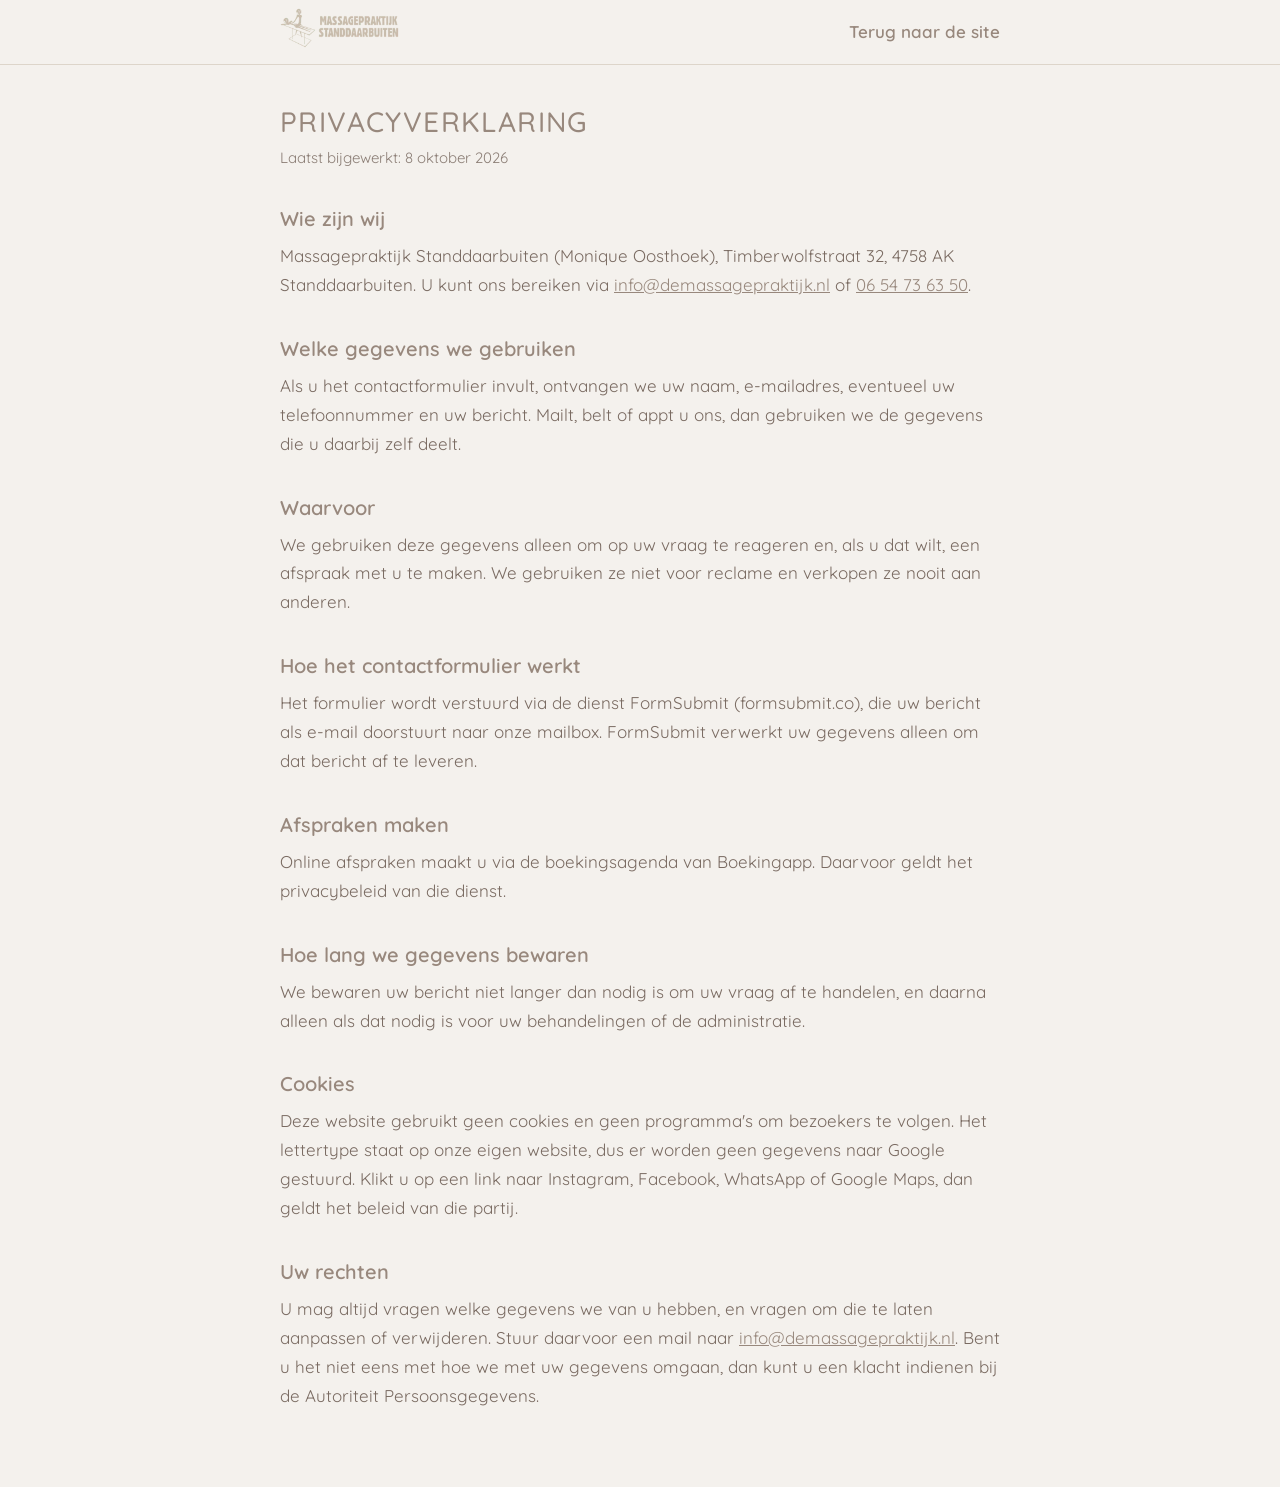
<file: privacy.html>
<!DOCTYPE html>
<html lang="nl">
<head>
<meta charset="UTF-8">
<meta name="viewport" content="width=device-width, initial-scale=1">
<title>Privacyverklaring | Massagepraktijk Standdaarbuiten</title>
<meta name="description" content="Privacyverklaring van Massagepraktijk Standdaarbuiten: welke gegevens we gebruiken en waarom.">
<link rel="canonical" href="https://www.demassagepraktijk.nl/privacy.html">
<link rel="icon" type="image/png" sizes="32x32" href="favicon-32.png">
<link rel="icon" href="favicon.ico" sizes="any">
<link rel="stylesheet" href="fonts/fonts.css">
<style>
  :root{--bg:#f4f1ed;--merk:#98887d;--tekst:#7a6b62;--lijn:#ddd5ca}
  *{box-sizing:border-box}
  body{margin:0;background:var(--bg);color:var(--tekst);font:17px/1.7 'Quicksand',system-ui,sans-serif}
  .nav{border-bottom:1px solid var(--lijn)}
  .nav div,main{max-width:760px;margin:0 auto;padding:0 20px}
  .nav div{height:64px;display:flex;align-items:center;justify-content:space-between}
  .nav img{height:40px;width:auto}
  .nav a.terug{color:var(--merk);font-weight:600;text-decoration:none}
  main{padding-top:40px;padding-bottom:64px}
  h1{color:var(--merk);font-weight:500;text-transform:uppercase;letter-spacing:.05em;font-size:28px;line-height:1.2;margin:0 0 6px}
  h2{color:var(--merk);font-weight:600;font-size:20px;margin:32px 0 6px}
  p,ul{margin:0 0 12px}
  a{color:var(--merk)}
  .klein{font-size:15px;opacity:.85}
</style>
</head>
<body>
<header class="nav"><div>
  <a href="/"><img src="img/logo.webp" alt="Massagepraktijk Standdaarbuiten"></a>
  <a class="terug" href="/">Terug naar de site</a>
</div></header>
<main>
  <h1>Privacyverklaring</h1>
  <p class="klein">Laatst bijgewerkt: 8 oktober 2026</p>

  <h2>Wie zijn wij</h2>
  <p>Massagepraktijk Standdaarbuiten (Monique Oosthoek), Timberwolfstraat 32, 4758 AK Standdaarbuiten. U kunt ons bereiken via <a href="mailto:info@demassagepraktijk.nl">info@demassagepraktijk.nl</a> of <a href="tel:+31654736350">06 54 73 63 50</a>.</p>

  <h2>Welke gegevens we gebruiken</h2>
  <p>Als u het contactformulier invult, ontvangen we uw naam, e-mailadres, eventueel uw telefoonnummer en uw bericht. Mailt, belt of appt u ons, dan gebruiken we de gegevens die u daarbij zelf deelt.</p>

  <h2>Waarvoor</h2>
  <p>We gebruiken deze gegevens alleen om op uw vraag te reageren en, als u dat wilt, een afspraak met u te maken. We gebruiken ze niet voor reclame en verkopen ze nooit aan anderen.</p>

  <h2>Hoe het contactformulier werkt</h2>
  <p>Het formulier wordt verstuurd via de dienst FormSubmit (formsubmit.co), die uw bericht als e-mail doorstuurt naar onze mailbox. FormSubmit verwerkt uw gegevens alleen om dat bericht af te leveren.</p>

  <h2>Afspraken maken</h2>
  <p>Online afspraken maakt u via de boekingsagenda van Boekingapp. Daarvoor geldt het privacybeleid van die dienst.</p>

  <h2>Hoe lang we gegevens bewaren</h2>
  <p>We bewaren uw bericht niet langer dan nodig is om uw vraag af te handelen, en daarna alleen als dat nodig is voor uw behandelingen of de administratie.</p>

  <h2>Cookies</h2>
  <p>Deze website gebruikt geen cookies en geen programma's om bezoekers te volgen. Het lettertype staat op onze eigen website, dus er worden geen gegevens naar Google gestuurd. Klikt u op een link naar Instagram, Facebook, WhatsApp of Google Maps, dan geldt het beleid van die partij.</p>

  <h2>Uw rechten</h2>
  <p>U mag altijd vragen welke gegevens we van u hebben, en vragen om die te laten aanpassen of verwijderen. Stuur daarvoor een mail naar <a href="mailto:info@demassagepraktijk.nl">info@demassagepraktijk.nl</a>. Bent u het niet eens met hoe we met uw gegevens omgaan, dan kunt u een klacht indienen bij de Autoriteit Persoonsgegevens.</p>
</main>
</body>
</html>
</file>
<file: fonts/fonts.css>
﻿/* Quicksand (SIL Open Font License), zelf gehost: geen verbinding met Google nodig */
@font-face{font-family:'Quicksand';font-style:normal;font-weight:400 700;font-display:swap;src:url(quicksand-latin-ext.woff2) format('woff2');unicode-range:U+0100-02BA,U+02BD-02C5,U+02C7-02CC,U+02CE-02D7,U+02DD-02FF,U+0304,U+0308,U+0329,U+1D00-1DBF,U+1E00-1E9F,U+1EF2-1EFF,U+2020,U+20A0-20AB,U+20AD-20C0,U+2113,U+2C60-2C7F,U+A720-A7FF}
@font-face{font-family:'Quicksand';font-style:normal;font-weight:400 700;font-display:swap;src:url(quicksand-latin.woff2) format('woff2');unicode-range:U+0000-00FF,U+0131,U+0152-0153,U+02BB-02BC,U+02C6,U+02DA,U+02DC,U+0304,U+0308,U+0329,U+2000-206F,U+20AC,U+2122,U+2191,U+2193,U+2212,U+2215,U+FEFF,U+FFFD}
</file>
